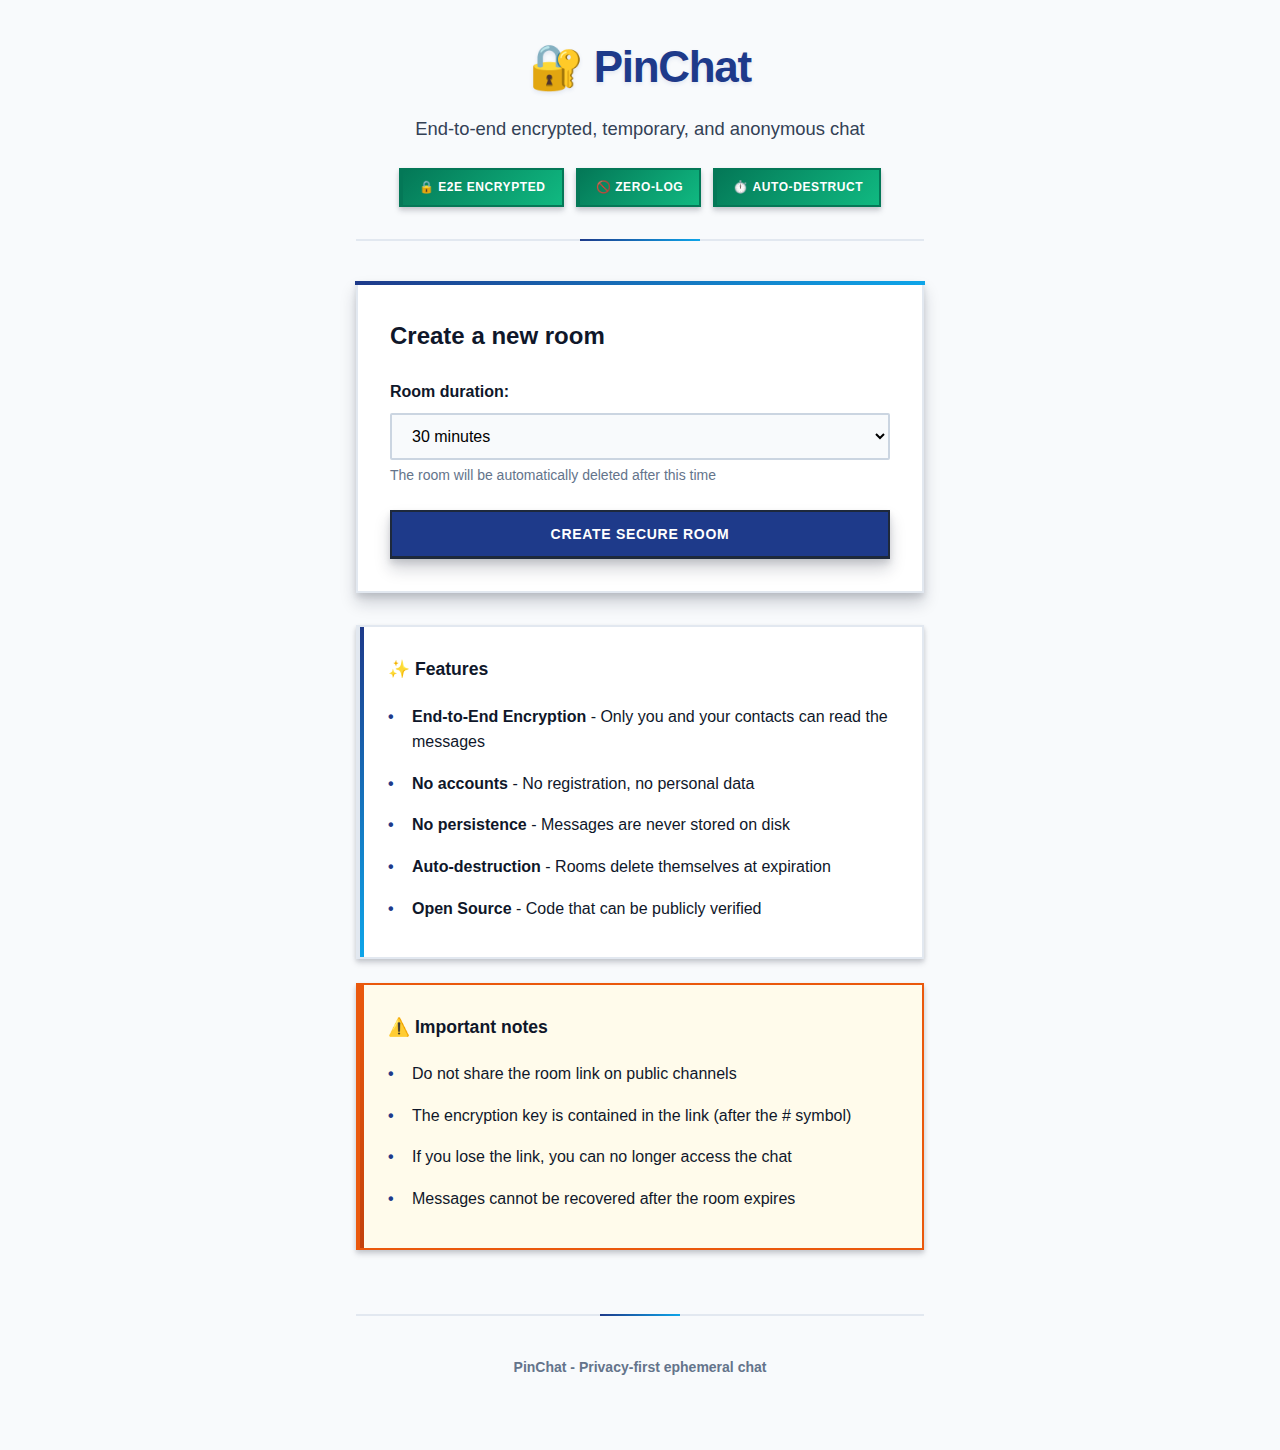
<file: static/index.html>
<!DOCTYPE html>
<html lang="en">
<head>
    <meta charset="UTF-8">
    <meta name="viewport" content="width=device-width, initial-scale=1.0">
    <title>PinChat - E2E Encrypted Chat</title>
    <link rel="stylesheet" href="/static/css/style.css" integrity="sha256-TvXaMhVKVOa25cI4EZdHUYMnkuoxMx4h7NsDbfPcTSI=" crossorigin="anonymous">
    <script src="/static/js/pow.js" integrity="sha256-4jyDkg400LlXkyi0zC+QbIJhh6pEYjneo43JWuFVRZc=" crossorigin="anonymous"></script>
    <script src="/static/js/homepage.js" integrity="sha256-OhSdhCXx2wCUd1VRSh6zHCPwn5sVeF/jZBhflJzL44M=" crossorigin="anonymous"></script>
    <script src="/static/js/alpine-csp.min.js" integrity="sha256-58hj2liWaS9dR44Q2uCJ5hZP7RxcG2offLv3qbCT8FU=" crossorigin="anonymous" defer></script>
</head>
<body>
    <div class="container" x-data>
        <header>
            <h1>🔐 PinChat</h1>
            <p class="subtitle">End-to-end encrypted, temporary, and anonymous chat</p>
            <!-- Security Badges -->
            <div class="security-badges">
                <span class="security-badge">🔒 E2E Encrypted</span>
                <span class="security-badge">🚫 Zero-Log</span>
                <span class="security-badge">⏱️ Auto-Destruct</span>
            </div>
        </header>

        <main>
            <div class="card">
                <h2>Create a new room</h2>

                <form @submit.prevent="$store.homepage.createRoom()">
                    <!-- Chat type (hidden - group chats temporarily disabled) -->
                    <input type="hidden" name="roomType" value="onetoone" x-model="$store.homepage.roomType">

                    <!-- TTL -->
                    <div class="form-group">
                        <label for="ttl">Room duration:</label>
                        <select id="ttl" x-model.number="$store.homepage.ttlMinutes" class="select">
                            <option value="15">15 minutes</option>
                            <option value="30" selected>30 minutes</option>
                            <option value="60">1 hour</option>
                            <option value="180">3 hours</option>
                            <option value="360">6 hours</option>
                            <option value="1440">24 hours</option>
                        </select>
                        <small>The room will be automatically deleted after this time</small>
                    </div>

                    <!-- Create button -->
                    <button type="submit" class="btn btn-primary" :disabled="$store.homepage.loading">
                        <span x-show="!$store.homepage.loading">Create Secure Room</span>
                        <span x-show="$store.homepage.loading" x-text="$store.homepage.loadingMessage">Creating...</span>
                    </button>

                    <!-- PoW progress -->
                    <div x-show="$store.homepage.powProgress" class="info-message" x-text="$store.homepage.powProgress"></div>

                    <!-- Error -->
                    <div x-show="$store.homepage.error" class="error-message" x-text="$store.homepage.error"></div>
                </form>
            </div>

            <!-- Information -->
            <div class="info-box">
                <h3>✨ Features</h3>
                <ul>
                    <li><strong>End-to-End Encryption</strong> - Only you and your contacts can read the messages</li>
                    <li><strong>No accounts</strong> - No registration, no personal data</li>
                    <li><strong>No persistence</strong> - Messages are never stored on disk</li>
                    <li><strong>Auto-destruction</strong> - Rooms delete themselves at expiration</li>
                    <li><strong>Open Source</strong> - Code that can be publicly verified</li>
                </ul>
            </div>

            <div class="info-box warning">
                <h3>⚠️ Important notes</h3>
                <ul>
                    <li>Do not share the room link on public channels</li>
                    <li>The encryption key is contained in the link (after the # symbol)</li>
                    <li>If you lose the link, you can no longer access the chat</li>
                    <li>Messages cannot be recovered after the room expires</li>
                </ul>
            </div>
        </main>

        <footer>
            <p>PinChat - Privacy-first ephemeral chat</p>
        </footer>
    </div>
</body>
</html>
</file>
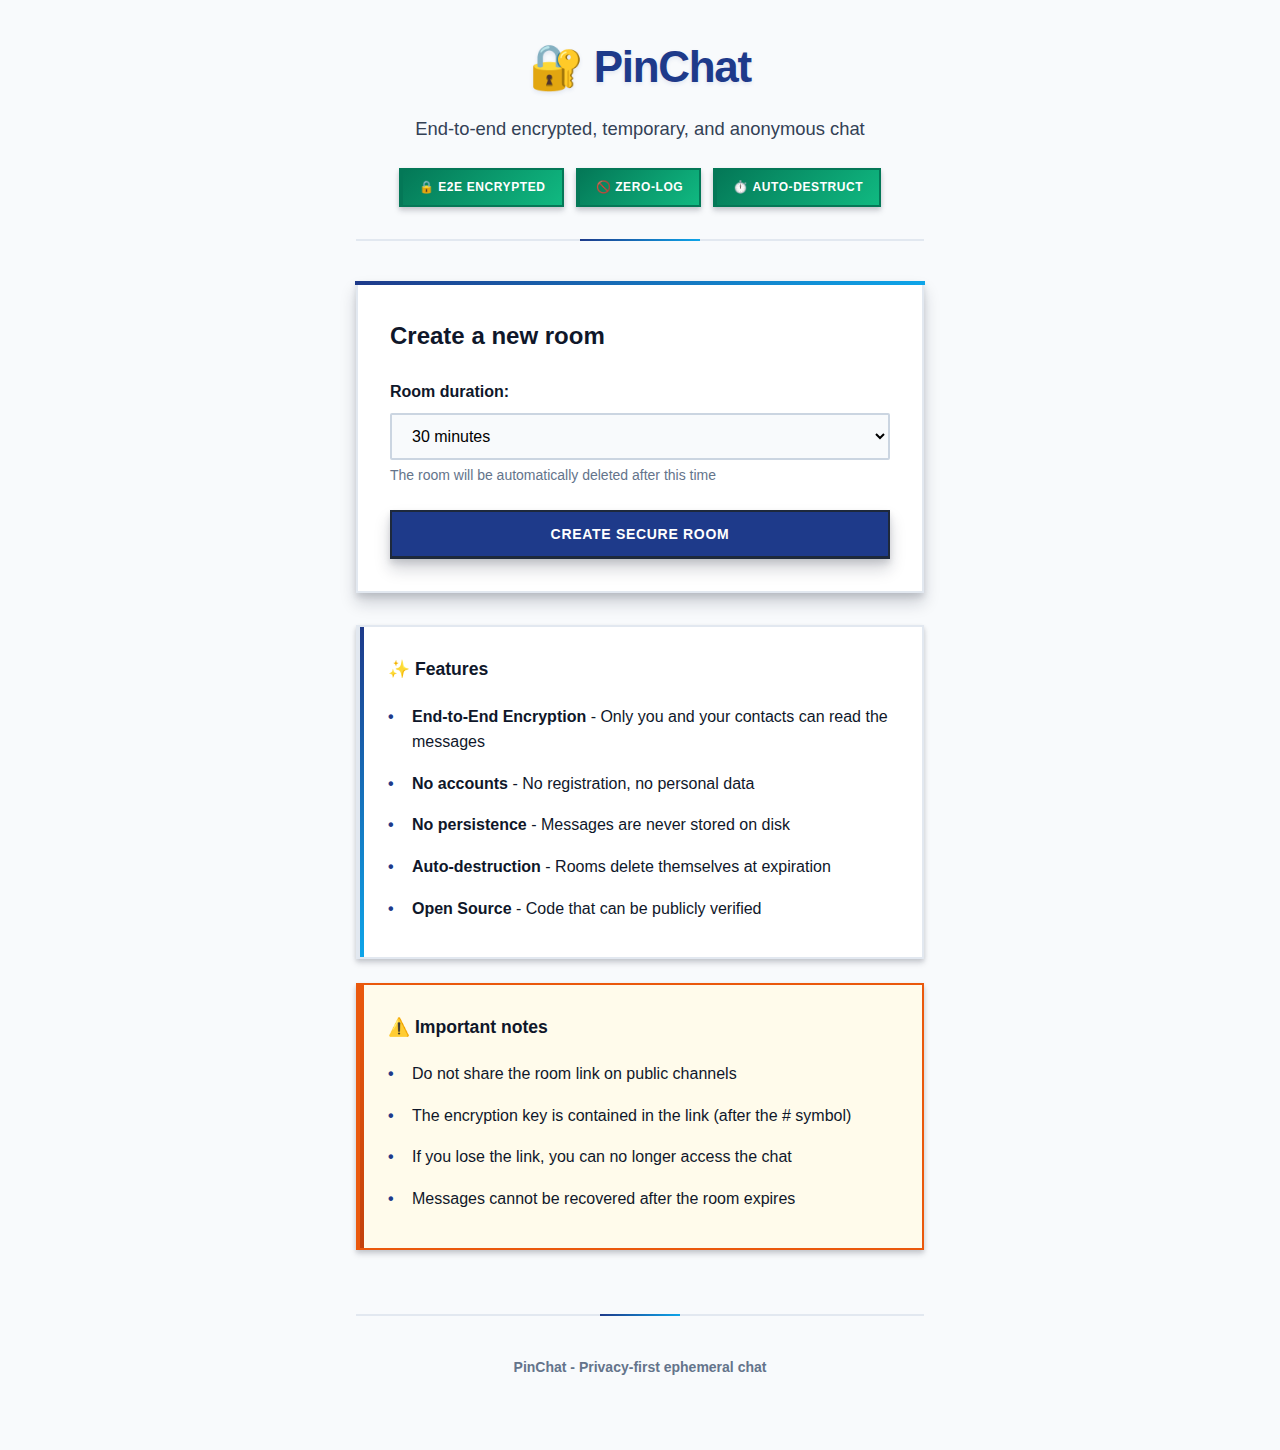
<file: static/chat.html>
<!DOCTYPE html>
<html lang="en">
<head>
    <meta charset="UTF-8">
    <meta name="viewport" content="width=device-width, initial-scale=1.0">
    <title>PinChat - Secure Chat</title>
    <link rel="stylesheet" href="/static/css/style.css" integrity="sha256-ucuSaFLse0O+JfN72GSMQx7oBazKO8vy6+L+uY0c1DQ=" crossorigin="anonymous" >
    <script src="/static/js/pow.js" integrity="sha256-4jyDkg400LlXkyi0zC+QbIJhh6pEYjneo43JWuFVRZc=" crossorigin="anonymous" ></script>
    <script src="/static/js/nicknames.js" integrity="sha256-FFlmH12HLY/cK10Uu5ALIabktzw+KiCJdF2p60qlSuc=" crossorigin="anonymous" ></script>
</head>
<body class="chat-page">
    <div class="chat-container" x-data="$store.chatRoom">
        <!-- Header -->
        <header class="chat-header">
            <div class="room-info">
                <h1>🔐 Secure Chat</h1>
                <div class="room-details">
                    <!-- Show loading state until server sends room config -->
                    <span class="badge" x-text="roomType ? (roomType === 'onetoone' ? '1:1' : 'Group') : '🔄 Loading...'"></span>
                    <span class="participants">👥 <span x-text="participantCount"></span>/<span x-text="maxParticipants !== null ? maxParticipants : '-'"></span></span>
                    <span class="ttl-countdown" x-show="timeRemaining" x-text="formatTime(timeRemaining)"></span>

                    <!-- User's nickname -->
                    <span x-show="myNickname" class="badge badge-info" :title="'Your session identifier: ' + userId">
                        👤 <span x-text="myNickname"></span>
                    </span>

                    <!-- PFS & PCS Status Badges -->
                    <span x-show="pfsActive" class="badge badge-success" title="Perfect Forward Secrecy active - Past messages protected">
                        🔐 PFS
                    </span>
                    <span x-show="pfsActive" class="badge badge-success" title="Post-Compromise Security active - Future messages protected via Double Ratchet">
                        🔄 PCS
                    </span>
                    <!-- Verified Key Badge (subtle indicator when verified) -->
                    <span x-show="sasVerificationStatus === 'verified'" class="badge badge-verified" title="Key verified - Identity confirmed via SAS code">
                        ✓ Verified
                    </span>
                    <span x-show="roomType === 'onetoone' && participantCount < 2 && connected" class="badge badge-info" title="Waiting for other participant">
                        ⏱️ Waiting
                    </span>
                    <span x-show="(roomType !== 'onetoone' && connected) || ecdhHandshakeStatus === 'aborted'" class="badge badge-warning" title="Encrypted, but no Forward Secrecy">
                        🔐 Encrypted
                    </span>
                </div>
            </div>

            <div class="header-actions">
                <button @click="copyLink" class="btn btn-small" title="Copy link">
                    📋 <span x-text="copied ? 'Copied!' : 'Copy link'"></span>
                </button>
            </div>
        </header>

        <!-- Status -->
        <div x-show="!connected" class="status-banner warning">
            <span x-show="connecting" x-text="connectingMessage || 'Connecting...'"></span>
            <span x-show="!connecting && !connected">⚠️ Disconnected - <button @click="reconnect" class="link-button">Reconnect</button></span>
        </div>

        <div x-show="error" class="status-banner error">
            <span x-text="error"></span>
        </div>

        <!-- Messages Area -->
        <div class="messages-container">
            <div class="messages">
                <!-- Welcome message -->
                <div class="system-message" x-show="messages.length === 0 && connected">
                    <p>✅ Connected to the secure chat</p>
                    <p>Messages are end-to-end encrypted. No one else, not even the server, can read them.</p>
                    <p><strong>Share the link</strong> to invite more participants.</p>
                </div>

                <!-- Messages -->
                <template x-for="msg in messages" :key="msg.id">
                    <div>
                        <!-- User text message -->
                        <div x-show="msg.type === 'message'" class="message" :class="msg.isOwn ? 'message-own' : 'message-other'">
                            <div class="message-bubble">
                                <!-- Show nickname for all messages -->
                                <div x-show="msg.nickname" class="message-sender" :title="msg.senderId">
                                    <strong x-text="msg.nickname"></strong>
                                </div>
                                <p><span x-html="renderMessage(msg.text)"></span><span class="message-time" x-text="formatTimestamp(msg.timestamp)"></span></p>
                            </div>
                        </div>

                        <!-- User image message -->
                        <div x-show="msg.type === 'image'" class="message" :class="msg.isOwn ? 'message-own' : 'message-other'">
                            <div class="message-bubble message-bubble-image">
                                <!-- Show nickname for all messages -->
                                <div x-show="msg.nickname" class="message-sender" :title="msg.senderId">
                                    <strong x-text="msg.nickname"></strong>
                                </div>
                                <div class="message-image-container">
                                    <img :src="msg.imageUrl" class="message-image" alt="Shared image" @click="openImageFullscreen(msg.imageUrl)">
                                </div>
                                <p class="message-time-standalone" x-text="formatTimestamp(msg.timestamp)"></p>
                            </div>
                        </div>

                        <!-- System notification -->
                        <div x-show="msg.type === 'system'" class="system-message">
                            <span x-text="msg.text"></span>
                        </div>
                    </div>
                </template>

                <!-- Failed decryption indicator -->
                <div x-show="decryptionError" class="system-message error">
                    ⚠️ Unable to decrypt some messages. Make sure you have the correct link with the encryption key.
                </div>
            </div>
        </div>

        <!-- Input Area -->
        <div class="input-area">
            <!-- MITM Warning Banner (Keys don't match) -->
            <div x-show="sasVerificationStatus === 'mismatch'" class="mitm-warning-banner">
                <div class="mitm-warning-content">
                    <span class="mitm-warning-icon">⚠️</span>
                    <div class="mitm-warning-text">
                        <strong>WARNING: Possible MITM attack!</strong>
                        <p>Keys do not match. It is strongly recommended to start a new chat.</p>
                    </div>
                </div>
                <a href="/static/index.html" class="btn btn-danger btn-new-chat">New Chat</a>
            </div>

            <!-- Unverified Key Warning Banner -->
            <div x-show="sasVerificationStatus === 'skipped'" class="unverified-warning-banner">
                <div class="unverified-warning-content">
                    <span class="unverified-warning-icon">🔓</span>
                    <div class="unverified-warning-text">
                        <strong>Key not verified</strong>
                        <p>Connection security has not been confirmed.</p>
                    </div>
                </div>
                <button @click="reopenSasVerification()" class="btn btn-verify-now">Verify now</button>
            </div>

            <!-- PFS Handshake Status Banner (1:1 chats only) -->
            <div x-show="connected && roomType === 'onetoone' && participantCount === 2 && !pfsActive" class="security-status-banner">
                🔐 Establishing secure end-to-end encryption... Please wait.
            </div>

            <!-- Group Chat Security Warning (3+ participants OR non-1:1 room types) -->
            <div x-show="connected && roomType !== 'onetoone'" class="group-chat-warning">
                ℹ️ <strong>Group chats</strong> currently use bootstrap encryption. Perfect Forward Secrecy for group chats is planned for future implementation.
            </div>

            <!-- Image Preview (shown when image is selected or being sent) -->
            <div x-show="pendingImage || sendingImage" class="image-preview-container">
                <div class="image-preview-wrapper" x-show="pendingImage">
                    <img :src="pendingImage ? pendingImage.dataUrl : ''" class="image-preview" alt="Preview">
                    <button @click="cancelImage()" class="image-preview-cancel" title="Cancel" x-show="!sendingImage">×</button>
                </div>
                <div class="image-preview-info" x-show="pendingImage">
                    <span x-text="pendingImage ? pendingImage.name : ''"></span>
                    <span x-text="pendingImage ? formatFileSize(pendingImage.size) : ''"></span>
                </div>
                <button
                    @click="sendImage()"
                    class="btn btn-primary btn-send-image"
                    :disabled="!connected || (roomType === 'onetoone' && participantCount === 2 && !pfsActive) || sendingImage">
                    <span x-show="!sendingImage">Send Image</span>
                    <span x-show="sendingImage">Sending...</span>
                </button>
            </div>

            <form @submit.prevent="sendMessage" class="message-form" x-show="!pendingImage && !sendingImage">
                <!-- Hidden file input for images -->
                <input
                    type="file"
                    x-ref="imageInput"
                    @change="handleImageSelect($event)"
                    accept="image/jpeg,image/png,image/gif,image/webp"
                    class="hidden"
                >
                <!-- Image upload button -->
                <button
                    type="button"
                    @click="$refs.imageInput.click()"
                    class="btn btn-image"
                    :disabled="!connected || (roomType === 'onetoone' && participantCount === 2 && !pfsActive)"
                    title="Send image">
                    📷
                </button>
                <!-- Emoji picker button and container -->
                <div class="emoji-picker-container">
                    <button
                        type="button"
                        @click="toggleEmojiPicker()"
                        class="btn btn-emoji"
                        :class="{ 'active': emojiPickerOpen }"
                        :disabled="!connected || (roomType === 'onetoone' && participantCount === 2 && !pfsActive)"
                        title="Emoji">
                        😊
                    </button>
                    <!-- Emoji Picker Panel -->
                    <div x-show="emojiPickerOpen" class="emoji-picker" @click.outside="closeEmojiPicker()">
                        <!-- Category tabs -->
                        <div class="emoji-picker-header">
                            <template x-for="(cat, catIndex) in emojiCategories" :key="'cat-' + catIndex">
                                <button
                                    type="button"
                                    class="emoji-category-btn"
                                    :class="{ 'active': selectedEmojiCategory === cat }"
                                    @click="selectEmojiCategory(cat)"
                                    x-text="cat.substring(0, 4)">
                                </button>
                            </template>
                        </div>
                        <!-- Emoji grid -->
                        <div class="emoji-grid">
                            <template x-for="(emoji, index) in currentEmojis" :key="'emoji-' + index">
                                <button
                                    type="button"
                                    class="emoji-item"
                                    @click="insertEmoji(emoji)"
                                    x-text="emoji">
                                </button>
                            </template>
                        </div>
                        <!-- Footer hint -->
                        <div class="emoji-picker-footer">
                            Tip: Type :) :D :P for auto-emoji | Use `code` or ```code``` for code blocks
                        </div>
                    </div>
                </div>
                <input
                    type="text"
                    x-model="messageInput"
                    x-ref="messageInputField"
                    :placeholder="(roomType === 'onetoone' && participantCount === 2 && !pfsActive) ? '🔐 Establishing secure connection...' : 'Write an encrypted message...'"
                    class="message-input"
                    :disabled="!connected || (roomType === 'onetoone' && participantCount === 2 && !pfsActive)"
                    maxlength="1000"
                >
                <button
                    type="submit"
                    class="btn btn-primary btn-send"
                    :disabled="!connected || (roomType === 'onetoone' && participantCount === 2 && !pfsActive) || !messageInput.trim()"
                    :title="(roomType === 'onetoone' && participantCount === 2 && !pfsActive) ? 'Waiting for secure connection...' : 'Send message'">
                    <span x-show="!(roomType === 'onetoone' && participantCount === 2 && !pfsActive)">↑</span>
                    <span x-show="roomType === 'onetoone' && participantCount === 2 && !pfsActive">⏳</span>
                </button>
            </form>
        </div>

        <!-- SAS Verification Modal (MITM detection) -->
        <div x-show="sas && pfsActive" class="sas-modal">
            <div class="sas-modal-content">
                <h3>🔐 Security Verification</h3>
                <p>To ensure no man-in-the-middle attack, verify this code matches with your contact:</p>

                <!-- Emoji SAS (Primary) -->
                <div class="sas-code-emoji" x-html="formatEmojiGrid(sas ? (sas.emoji || '') : '')"></div>

                <!-- Copy Emoji Button -->
                <button @click="copySasEmoji()" class="btn btn-copy btn-centered">
                    <span x-text="sasCopied ? '✓ Copied!' : '📋 Copy Emoji'"></span>
                </button>

                <!-- Hex Fallback (for phone verification) -->
                <details class="sas-details">
                    <summary>For phone verification</summary>
                    <div class="sas-code-hex" x-text="sas ? (sas.hex || '') : ''"></div>
                </details>

                <p class="sas-hint">This code should be identical on both sides.</p>

                <div class="sas-actions">
                    <button @click="handleSasVerified()" class="btn btn-primary btn-verified">
                        ✓ Verified
                    </button>
                    <button @click="handleSasMismatch()" class="btn btn-danger">
                        ✗ Code doesn't match
                    </button>
                </div>

                <button @click="handleSasSkipped()" class="btn btn-skip">
                    I don't want to verify
                </button>
            </div>
        </div>

        <!-- Fullscreen Image Viewer Modal -->
        <div x-show="fullscreenImage" class="fullscreen-image-modal" @click="fullscreenImage = null">
            <button class="fullscreen-close" @click="fullscreenImage = null">×</button>
            <img :src="fullscreenImage" class="fullscreen-image" alt="Full size image" @click.stop>
        </div>
    </div>

    <!-- Include JS modules -->
    <script src="/static/js/debug.js" integrity="sha256-nY3zkFVKF7x6KVbWq1mwcHq4Y/g8O10iOmLAFfiDsJ8=" crossorigin="anonymous" ></script>
    <script src="/static/js/crypto.js" integrity="sha256-2m+pduz9h9nAppVJc28tKU1jkH+SG4/kdXruQhtMwNg=" crossorigin="anonymous" ></script>
    <script src="/static/js/identity.js" integrity="sha256-VeiPWNZTvV4zKphiwPBCoP92H/6lV+Db0swimDx8avA=" crossorigin="anonymous" ></script>
    <script src="/static/js/double-ratchet.js" integrity="sha256-xLGNVqbzN9rve4VzpUqXS/uBz5kKLPOJ46twrNxW77w=" crossorigin="anonymous" ></script>
    <script src="/static/js/ecdh.js" integrity="sha256-DYUnG34fzBSuzVzYO4T94xZWQsAePScZAR6VxNdZyQA=" crossorigin="anonymous" ></script>
    <script src="/static/js/websocket.js" integrity="sha256-xMoEoc+nfQz3hMPqIyrciRR61WHdGxwiCX9rSI2ZkYM=" crossorigin="anonymous" ></script>
    <script src="/static/js/emoji.js" integrity="sha256-50Jl89UVAxsebd+pNB1khjany8UVe0zq3ZoOZcGi6CY=" crossorigin="anonymous" ></script>
    <script src="/static/js/app.js" integrity="sha256-sIz6IDGSYLXoyTVy6vSNB8ahokgj5QTblCX/jqxtdv8=" crossorigin="anonymous" ></script>
    <script src="/static/js/alpine-csp.min.js" integrity="sha256-58hj2liWaS9dR44Q2uCJ5hZP7RxcG2offLv3qbCT8FU=" crossorigin="anonymous" defer></script>
</body>
</html>
</file>
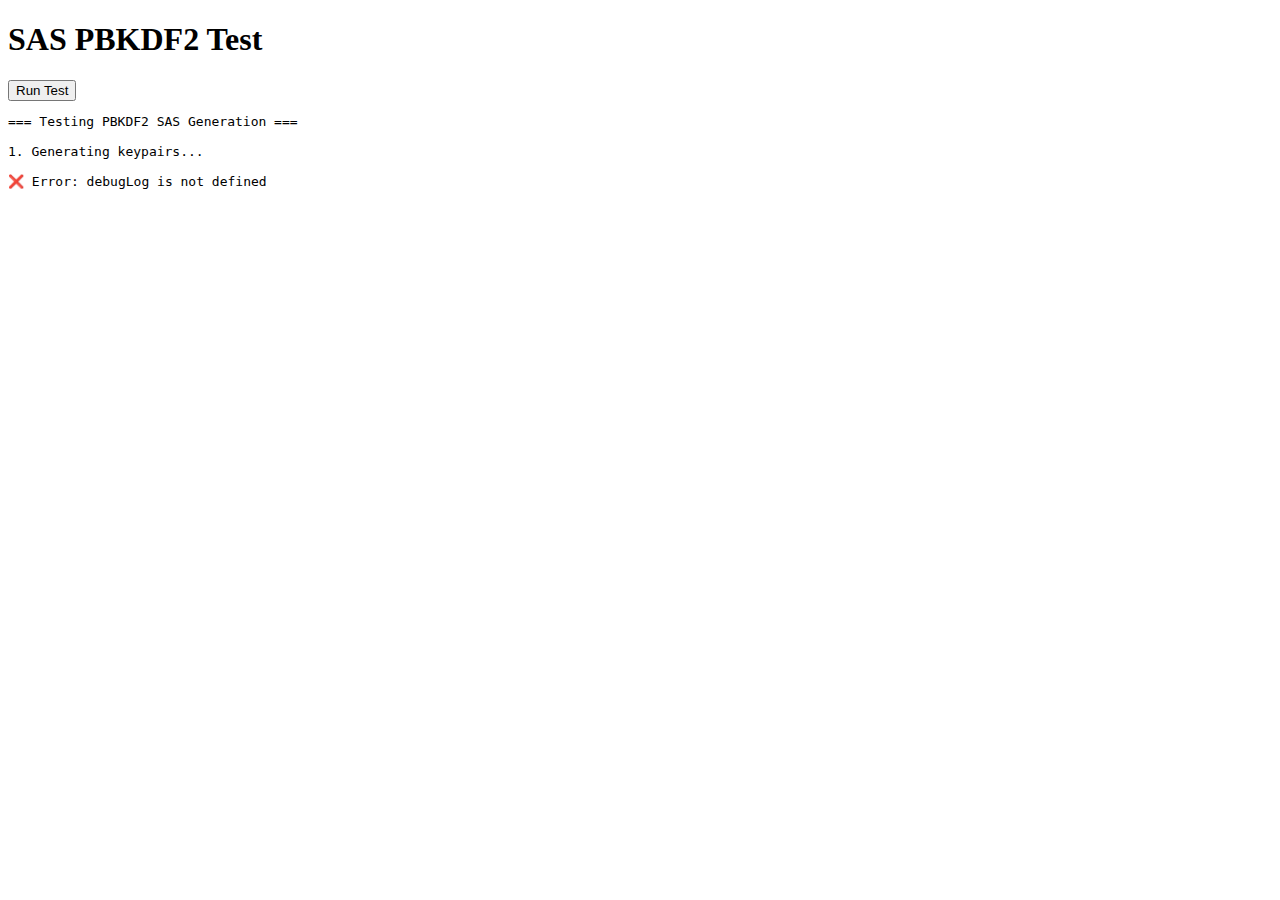
<file: static/test_sas.html>
<!DOCTYPE html>
<html lang="en">
<head>
    <meta charset="UTF-8">
    <meta name="viewport" content="width=device-width, initial-scale=1.0">
    <title>SAS PBKDF2 Test</title>
</head>
<body>
    <h1>SAS PBKDF2 Test</h1>
    <button id="testBtn">Run Test</button>
    <pre id="output"></pre>

    <script src="/static/js/crypto.js"></script>
    <script src="/static/js/ecdh.js"></script>
    <script>
        const output = document.getElementById('output');

        async function log(msg) {
            output.textContent += msg + '\n';
            console.log(msg);
        }

        async function runTest() {
            output.textContent = '';
            await log('=== Testing PBKDF2 SAS Generation ===\n');

            try {
                // Generate bootstrap key
                const bootstrapKeyRaw = crypto.getRandomValues(new Uint8Array(32));
                const bootstrapKey = await crypto.subtle.importKey(
                    'raw',
                    bootstrapKeyRaw,
                    'AES-GCM',
                    false,
                    ['encrypt', 'decrypt']
                );

                // Create two ECDH managers (Alice and Bob)
                const alice = new ECDHKeyExchange(bootstrapKey);
                const bob = new ECDHKeyExchange(bootstrapKey);

                await log('1. Generating keypairs...');
                await alice.generateKeypair();
                await bob.generateKeypair();

                const roomId = 'test-room-123';
                const aliceId = 'alice-connection-id';
                const bobId = 'bob-connection-id';

                await log('2. Encrypting public keys with AAD binding...');
                const alicePayload = await alice.encryptPublicKey(roomId, aliceId);
                const bobPayload = await bob.encryptPublicKey(roomId, bobId);

                await log('3. Exchanging and decrypting public keys...');
                await alice.decryptPublicKey(
                    bobPayload.encryptedKey,
                    roomId,
                    bobId,
                    bobPayload.timestamp,
                    bobPayload.nonce
                );

                await bob.decryptPublicKey(
                    alicePayload.encryptedKey,
                    roomId,
                    aliceId,
                    alicePayload.timestamp,
                    alicePayload.nonce
                );

                await log('4. Generating SAS (this will take ~1 second due to PBKDF2 100K iterations)...');
                const startTime = performance.now();

                const aliceSAS = await alice.generateSAS(roomId);
                const aliceTime = performance.now() - startTime;

                const bobStartTime = performance.now();
                const bobSAS = await bob.generateSAS(roomId);
                const bobTime = performance.now() - bobStartTime;

                await log(`\n5. Results:`);
                await log(`   Alice SAS: ${aliceSAS.emoji}`);
                await log(`   Alice Hex: ${aliceSAS.hex}`);
                await log(`   Alice Time: ${aliceTime.toFixed(0)}ms`);
                await log(`   Alice Bits: ${aliceSAS.bits}`);
                await log(`   Alice Iterations: ${aliceSAS.iterations}`);

                await log(`\n   Bob SAS:   ${bobSAS.emoji}`);
                await log(`   Bob Hex:   ${bobSAS.hex}`);
                await log(`   Bob Time: ${bobTime.toFixed(0)}ms`);
                await log(`   Bob Bits: ${bobSAS.bits}`);
                await log(`   Bob Iterations: ${bobSAS.iterations}`);

                await log(`\n6. Verification:`);
                const match = aliceSAS.emoji === bobSAS.emoji && aliceSAS.hex === bobSAS.hex;
                await log(`   SAS Match: ${match ? '✅ PASS' : '❌ FAIL'}`);

                if (match) {
                    await log(`   Emoji Count: ${aliceSAS.emoji.length} (expected: 8)`);
                    await log(`   Average Latency: ${((aliceTime + bobTime) / 2).toFixed(0)}ms`);
                    await log('\n✅ Test PASSED: Both parties computed identical SAS');
                } else {
                    await log('\n❌ Test FAILED: SAS mismatch detected');
                }

            } catch (error) {
                await log(`\n❌ Error: ${error.message}`);
                console.error(error);
            }
        }

        document.getElementById('testBtn').addEventListener('click', runTest);

        // Auto-run on load
        window.addEventListener('load', () => {
            setTimeout(runTest, 500);
        });
    </script>
</body>
</html>
</file>
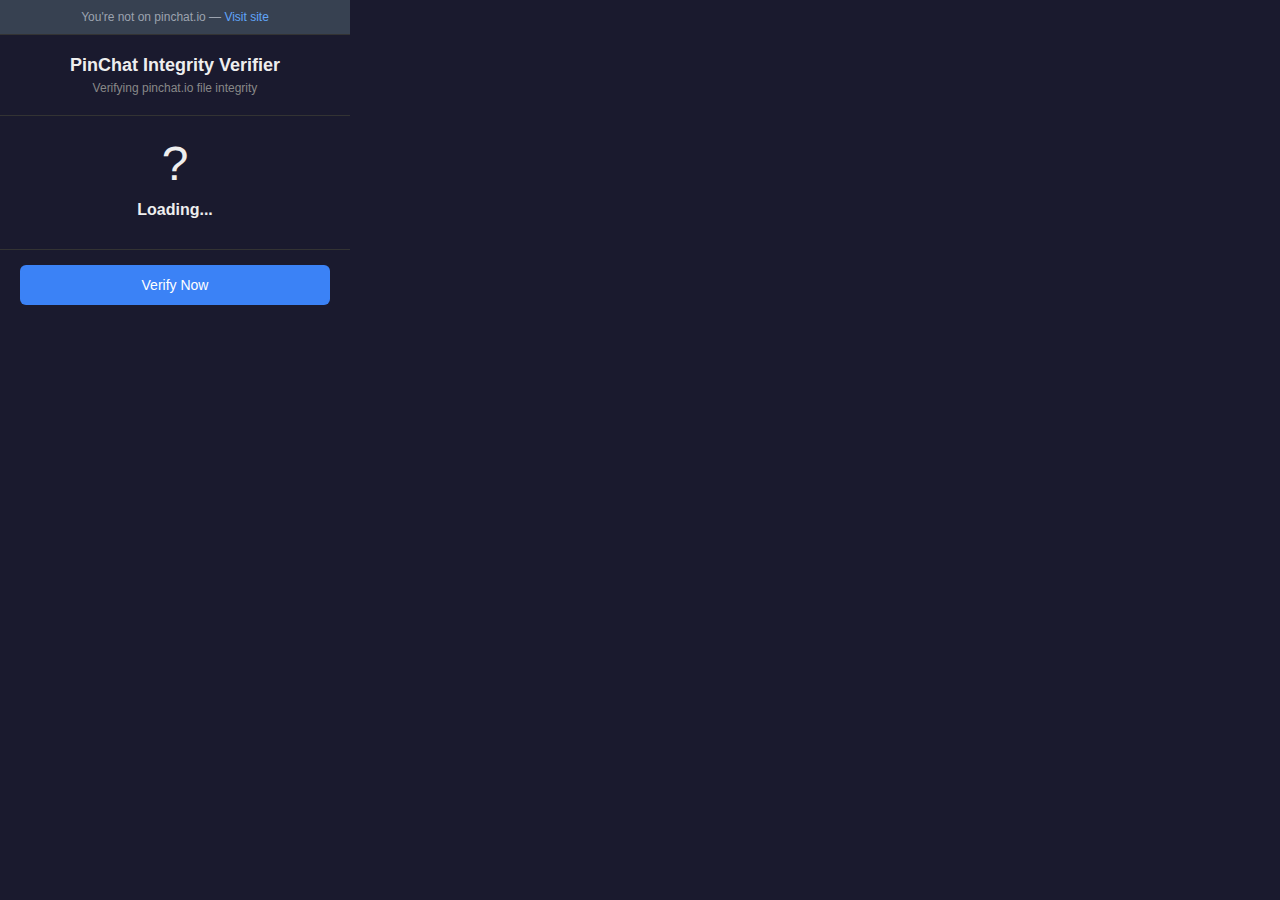
<file: extensions/chrome/popup.html>
<!DOCTYPE html>
<html>
<head>
    <meta charset="UTF-8">
    <style>
        * {
            margin: 0;
            padding: 0;
            box-sizing: border-box;
        }

        body {
            width: 350px;
            font-family: -apple-system, BlinkMacSystemFont, 'Segoe UI', Roboto, sans-serif;
            background: #1a1a2e;
            color: #eee;
        }

        .header {
            padding: 20px;
            text-align: center;
            border-bottom: 1px solid #333;
        }

        .header h1 {
            font-size: 18px;
            font-weight: 600;
            margin-bottom: 5px;
        }

        .header p {
            font-size: 12px;
            color: #888;
        }

        .status-card {
            padding: 20px;
            text-align: center;
        }

        .status-icon {
            font-size: 48px;
            margin-bottom: 10px;
        }

        .status-text {
            font-size: 16px;
            font-weight: 600;
            margin-bottom: 5px;
        }

        .status-verified { color: #22c55e; }
        .status-partial { color: #3b82f6; }
        .status-failed { color: #ef4444; }
        .status-error { color: #f59e0b; }
        .status-checking { color: #3b82f6; }
        .status-unknown { color: #6b7280; }

        .last-check {
            font-size: 11px;
            color: #666;
            margin-top: 10px;
        }

        .details {
            padding: 15px 20px;
            background: #0f0f1a;
            border-top: 1px solid #333;
        }

        .details h3 {
            font-size: 12px;
            color: #888;
            margin-bottom: 10px;
            text-transform: uppercase;
            letter-spacing: 0.5px;
        }

        .detail-row {
            display: flex;
            justify-content: space-between;
            padding: 8px 0;
            border-bottom: 1px solid #222;
            font-size: 13px;
        }

        .detail-row:last-child {
            border-bottom: none;
        }

        .detail-label {
            color: #888;
        }

        .detail-value {
            font-weight: 500;
        }

        .mismatches {
            padding: 15px 20px;
            background: rgba(239, 68, 68, 0.1);
            border-top: 1px solid #333;
        }

        .mismatches h3 {
            font-size: 12px;
            color: #ef4444;
            margin-bottom: 10px;
            text-transform: uppercase;
        }

        .mismatch-item {
            font-size: 11px;
            font-family: monospace;
            padding: 5px;
            background: rgba(0,0,0,0.3);
            border-radius: 4px;
            margin-bottom: 5px;
            word-break: break-all;
        }

        .file-list {
            padding: 15px 20px;
            background: #0f0f1a;
            border-top: 1px solid #333;
            max-height: 200px;
            overflow-y: auto;
        }

        .file-list h3 {
            font-size: 12px;
            color: #888;
            margin-bottom: 10px;
            text-transform: uppercase;
            letter-spacing: 0.5px;
        }

        .file-item {
            display: flex;
            align-items: center;
            gap: 8px;
            padding: 6px 0;
            border-bottom: 1px solid #222;
            font-size: 12px;
        }

        .file-item:last-child {
            border-bottom: none;
        }

        .file-status {
            font-size: 14px;
            width: 18px;
            text-align: center;
        }

        .file-status.ok { color: #22c55e; }
        .file-status.failed { color: #ef4444; }
        .file-status.error { color: #f59e0b; }
        .file-status.dom-issue { color: #f59e0b; }
        .file-status.unknown { color: #6b7280; }

        .file-path {
            font-family: monospace;
            color: #ccc;
            word-break: break-all;
            flex: 1;
        }

        .actions {
            padding: 15px 20px;
            border-top: 1px solid #333;
        }

        button {
            width: 100%;
            padding: 12px;
            background: #3b82f6;
            color: white;
            border: none;
            border-radius: 6px;
            font-size: 14px;
            font-weight: 500;
            cursor: pointer;
            transition: background 0.2s;
        }

        button:hover {
            background: #2563eb;
        }

        button:disabled {
            background: #444;
            cursor: not-allowed;
        }

        .spinner {
            display: inline-block;
            width: 48px;
            height: 48px;
            border: 3px solid #333;
            border-top-color: #3b82f6;
            border-radius: 50%;
            animation: spin 1s linear infinite;
        }

        @keyframes spin {
            to { transform: rotate(360deg); }
        }

        .not-on-site-banner {
            background: #374151;
            padding: 10px 15px;
            text-align: center;
            font-size: 12px;
            color: #9ca3af;
            border-bottom: 1px solid #333;
        }

        .not-on-site-banner a {
            color: #60a5fa;
            text-decoration: none;
        }

        .not-on-site-banner a:hover {
            text-decoration: underline;
        }
    </style>
</head>
<body>
    <div id="not-on-site-banner" class="not-on-site-banner" style="display: none;">
        You're not on pinchat.io — <a href="https://pinchat.io" target="_blank">Visit site</a>
    </div>
    <div class="header">
        <h1>PinChat Integrity Verifier</h1>
        <p>Verifying pinchat.io file integrity</p>
    </div>

    <div class="status-card">
        <div id="status-icon" class="status-icon">?</div>
        <div id="status-text" class="status-text">Loading...</div>
        <div id="last-check" class="last-check"></div>
    </div>

    <div id="verification-steps" class="details" style="display: none;">
        <h3>Verification Steps</h3>
        <div class="detail-row">
            <span class="detail-label">1. Signature Check</span>
            <span id="signature-status" class="detail-value">⏳ Pending</span>
        </div>
        <div class="detail-row" id="file-hash-row">
            <span class="detail-label">2. File Hash Check</span>
            <span id="file-status" class="detail-value">⏳ Pending</span>
        </div>
    </div>

    <div id="details" class="details" style="display: none;">
        <h3>File Verification Details</h3>
        <div class="detail-row">
            <span class="detail-label">Files Checked</span>
            <span id="files-checked" class="detail-value">0</span>
        </div>
        <div class="detail-row">
            <span class="detail-label">Files Matched</span>
            <span id="files-matched" class="detail-value">0</span>
        </div>
        <div class="detail-row" id="auth-row" style="display: none;">
            <span class="detail-label">Auth Required</span>
            <span id="files-auth" class="detail-value" style="color: #3b82f6;">0</span>
        </div>
        <div class="detail-row">
            <span class="detail-label">Files Failed</span>
            <span id="files-failed" class="detail-value">0</span>
        </div>
    </div>

    <div id="mismatches" class="mismatches" style="display: none;">
        <h3>Failed Files</h3>
        <div id="mismatch-list"></div>
    </div>

    <div id="file-list" class="file-list" style="display: none;">
        <h3>Verified Files</h3>
        <div id="file-items"></div>
    </div>

    <div class="actions">
        <button id="verify-btn">Verify Now</button>
    </div>

    <script src="popup.js"></script>
</body>
</html>
</file>
<file: static/css/style.css>
/* Reset e variabili - Enterprise Security Design */
:root {
    /* Primary colors - Corporate Trust & Security */
    --primary: #1e3a8a;          /* Deep navy blue - massima fiducia */
    --primary-dark: #1e293b;     /* Almost black navy */
    --primary-light: #3b82f6;    /* Bright blue for accents */
    --accent: #0ea5e9;           /* Sky blue - tecnologia avanzata */
    --accent-dark: #0369a1;      /* Darker sky blue */
    --accent-green: #10b981;     /* Emerald - sicurezza attiva */

    /* Semantic colors */
    --success: #047857;          /* Dark emerald - sicurezza confermata */
    --success-light: #10b981;    /* Lighter green for badges */
    --warning: #ea580c;          /* Dark orange - attenzione critica */
    --warning-dark: #c2410c;     /* Darker orange */
    --error: #dc2626;            /* Deep red - pericolo massimo */
    --error-dark: #991b1b;       /* Darker red */

    /* Backgrounds - Professional grays */
    --bg: #f8fafc;               /* Very light slate - ultra professionale */
    --bg-secondary: #e2e8f0;     /* Slightly darker slate */
    --bg-card: #ffffff;          /* Pure white for cards */
    --bg-dark: #0f172a;          /* Very dark slate - contrasto forte */
    --bg-dark-secondary: #1e293b;/* Dark slate */

    /* Text colors */
    --text: #0f172a;             /* Almost black - massima leggibilità */
    --text-medium: #334155;      /* Medium slate - strong presence */
    --text-light: #64748b;       /* Light slate */
    --text-lighter: #94a3b8;     /* Very light slate */

    /* Borders - Soft & Professional */
    --border: #e2e8f0;           /* Light slate border (softened) */
    --border-medium: #cbd5e1;    /* Medium slate border */
    --border-strong: #94a3b8;    /* Stronger border (kept for accents only) */

    /* Shadows - Layered depth for security feel */
    --shadow-sm: 0 1px 3px rgba(15, 23, 42, 0.12), 0 1px 2px rgba(15, 23, 42, 0.08);
    --shadow-md: 0 4px 6px rgba(15, 23, 42, 0.15), 0 2px 4px rgba(15, 23, 42, 0.10);
    --shadow-lg: 0 10px 15px rgba(15, 23, 42, 0.18), 0 4px 6px rgba(15, 23, 42, 0.12);
    --shadow-xl: 0 20px 25px rgba(15, 23, 42, 0.22), 0 10px 10px rgba(15, 23, 42, 0.15);
    --shadow-secure: 0 0 0 3px rgba(30, 58, 138, 0.1), 0 4px 6px rgba(15, 23, 42, 0.15);
}

* {
    margin: 0;
    padding: 0;
    box-sizing: border-box;
}

body {
    font-family: -apple-system, BlinkMacSystemFont, 'Segoe UI', Roboto, Oxygen, Ubuntu, Cantarell, sans-serif;
    background: var(--bg);
    color: var(--text);
    line-height: 1.6;
    font-weight: 450;  /* Slightly heavier for more presence */
}

/* Container Homepage */
.container {
    max-width: 600px;
    margin: 0 auto;
    padding: 2rem 1rem;
}

header {
    text-align: center;
    margin-bottom: 2.5rem;
    padding-bottom: 2rem;
    border-bottom: 2px solid var(--border);
    position: relative;
}

header::after {
    content: '';
    position: absolute;
    bottom: -2px;
    left: 50%;
    transform: translateX(-50%);
    width: 120px;
    height: 2px;
    background: linear-gradient(90deg, var(--primary) 0%, var(--accent) 100%);
}

header h1 {
    font-size: 2.75rem;
    margin-bottom: 0.75rem;
    color: var(--primary);
    font-weight: 900;  /* Maximum bold for authority */
    letter-spacing: -0.03em;  /* Tighter tracking for modern look */
    text-shadow: 0 2px 4px rgba(30, 58, 138, 0.1);
}

.subtitle {
    color: var(--text-medium);
    font-size: 1.15rem;
    font-weight: 500;
    margin-bottom: 1.25rem;
}

/* Security Badges - Trust Indicators */
.security-badges {
    display: flex;
    gap: 0.75rem;
    justify-content: center;
    flex-wrap: wrap;
    margin-top: 1.5rem;
}

.security-badge {
    display: inline-flex;
    align-items: center;
    padding: 0.5rem 1rem;
    background: linear-gradient(135deg, var(--success) 0%, var(--success-light) 100%);
    color: white;
    font-size: 0.75rem;
    font-weight: 700;
    text-transform: uppercase;
    letter-spacing: 0.05em;
    border-radius: 0;
    border: 2px solid var(--success);
    border-left-width: 4px;
    box-shadow: var(--shadow-md);
    transition: all 0.25s ease;
}

.security-badge:hover {
    box-shadow: var(--shadow-lg);
}

/* Card - Mixed corners (sharp top, slightly rounded bottom) */
.card {
    background: var(--bg-card);
    border-radius: 0;  /* Sharp corners */
    padding: 2rem;
    margin-bottom: 2rem;
    box-shadow: var(--shadow-lg);  /* Stronger shadow for depth */
    border: 2px solid var(--border);  /* Softer, lighter border */
    border-top: 4px solid var(--primary);  /* Accent top border for emphasis */
    transition: all 0.25s ease;
    position: relative;
}

.card::before {
    content: '';
    position: absolute;
    top: -4px;
    left: -3px;
    right: -3px;
    height: 4px;
    background: linear-gradient(90deg, var(--primary) 0%, var(--accent) 100%);
    border-radius: 0;
}

.card:hover {
    box-shadow: var(--shadow-secure);  /* Security-focused shadow */
    border-color: var(--primary);
}

.card h2 {
    margin-bottom: 1.5rem;
    font-size: 1.5rem;
    font-weight: 700;  /* Bold for strong headings */
    color: var(--text);
}

/* Form */
.form-group {
    margin-bottom: 1.5rem;
}

.form-group label {
    display: block;
    margin-bottom: 0.5rem;
    font-weight: 600;  /* Semibold for stronger labels */
    color: var(--text);
}

.form-group small {
    display: block;
    margin-top: 0.25rem;
    color: var(--text-light);
    font-size: 0.875rem;
}

.radio-group {
    display: flex;
    gap: 1rem;
    flex-wrap: wrap;
}

.radio-label {
    display: flex;
    align-items: center;
    padding: 0.75rem 1rem;
    border: 2px solid var(--border-medium);  /* Medium border (softened) */
    border-radius: 2px;  /* Slightly rounded (mixed approach) */
    cursor: pointer;
    transition: all 0.25s ease;
    background: var(--bg);
}

.radio-label:hover {
    border-color: var(--primary);
    background: var(--bg-card);
    box-shadow: var(--shadow-md);
}

.radio-label:has(input[type="radio"]:checked) {
    border-color: var(--primary);
    background: var(--bg-card);
    box-shadow: var(--shadow-secure);
}

.radio-label input[type="radio"] {
    margin-right: 0.5rem;
}

.radio-label input[type="radio"]:checked + span {
    color: var(--primary);
    font-weight: 600;
}

.input,
.select {
    width: 100%;
    padding: 0.75rem 1rem;
    border: 2px solid var(--border-medium);  /* Medium border (softened) */
    border-radius: 2px;  /* Slightly rounded */
    font-size: 1rem;
    font-weight: 500;  /* Medium weight for inputs */
    transition: all 0.25s ease;
    background: var(--bg);
}

.input:focus,
.select:focus {
    outline: none;
    border-color: var(--primary);
    background: var(--bg-card);
    box-shadow: var(--shadow-secure);  /* Security-focused ring */
}

/* Buttons - Enterprise Security Style */
.btn {
    padding: 0.875rem 1.75rem;
    border: none;
    border-radius: 0;  /* Sharp corners for authority */
    font-size: 1rem;
    font-weight: 700;  /* Bold for strong CTAs */
    cursor: pointer;
    transition: all 0.2s ease;
    display: inline-block;
    text-align: center;
    letter-spacing: 0.05em;  /* Wider tracking for emphasis */
    text-transform: uppercase;  /* Uppercase for authority */
    font-size: 0.875rem;  /* Slightly smaller when uppercase */
    position: relative;
    overflow: hidden;
}

.btn::after {
    content: '';
    position: absolute;
    top: 0;
    left: -100%;
    width: 100%;
    height: 100%;
    background: linear-gradient(90deg, transparent, rgba(255,255,255,0.2), transparent);
    transition: left 0.5s ease;
}

.btn:hover::after {
    left: 100%;
}

.btn-primary {
    background: var(--primary);
    color: white;
    width: 100%;
    box-shadow: var(--shadow-lg);
    border: 2px solid var(--primary-dark);  /* Defined edge (softened) */
    border-bottom-width: 3px;  /* Heavier bottom for 3D effect */
}

.btn-primary:hover:not(:disabled) {
    background: var(--primary-dark);
    box-shadow: var(--shadow-xl);
}

.btn-primary:active:not(:disabled) {
    box-shadow: var(--shadow-md);
}

.btn-primary:disabled {
    opacity: 0.5;
    cursor: not-allowed;
    box-shadow: none;
    border-bottom-width: 2px;
}

.btn-small {
    padding: 0.5rem 1rem;
    font-size: 0.75rem;  /* Adjusted for uppercase */
    box-shadow: var(--shadow-sm);
}

.btn-small:hover:not(:disabled) {
    box-shadow: var(--shadow-md);
}

.link-button {
    background: none;
    border: none;
    color: var(--primary);
    cursor: pointer;
    text-decoration: underline;
    font-size: inherit;
}

/* Info boxes - Squared with accent border */
.info-box {
    background: var(--bg-card);
    border-left: 4px solid var(--primary);  /* Accent border (softened) */
    padding: 1.75rem;
    margin-bottom: 1.5rem;
    border-radius: 0;  /* Sharp corners */
    border: 2px solid var(--border);  /* Soft border all around */
    border-left-width: 4px;
    box-shadow: var(--shadow-md);
    position: relative;
}

.info-box::before {
    content: '';
    position: absolute;
    left: 0;
    top: 0;
    bottom: 0;
    width: 4px;
    background: linear-gradient(180deg, var(--primary) 0%, var(--accent) 100%);
}

.info-box.warning {
    background: #fffbeb;
    border-left-color: var(--warning);
    border-color: var(--warning);
}

.info-box.warning::before {
    background: linear-gradient(180deg, var(--warning) 0%, var(--warning-dark) 100%);
}

.info-box h3 {
    margin-bottom: 0.75rem;
    font-size: 1.1rem;
    font-weight: 700;  /* Bold headings */
    color: var(--text);
}

.info-box ul {
    list-style: none;
    padding-left: 0;
}

.info-box li {
    padding: 0.5rem 0;
    padding-left: 1.5rem;
    position: relative;
}

.info-box li::before {
    content: "•";
    position: absolute;
    left: 0;
    color: var(--primary);
    font-weight: bold;
}

/* Error message */
.error-message {
    background: #fee2e2;
    color: var(--error);
    padding: 1rem;
    border-radius: 8px;
    margin-top: 1rem;
    border: 3px solid var(--error);  /* Thicker border for visibility */
    font-weight: 600;  /* Bold text */
    box-shadow: var(--shadow-sm);
}

/* Login error message (lighter style for form errors) */
.login-error-message {
    color: #e74c3c;
    background: rgba(231, 76, 60, 0.1);
    padding: 12px;
    border-radius: 8px;
    margin-bottom: 16px;
    text-align: center;
}

/* Button centering utility */
.btn-centered {
    margin: 10px auto;
    display: block;
}

.info-message {
    background: #dbeafe;
    color: var(--primary);
    padding: 1rem;
    border-radius: 8px;
    margin-top: 1rem;
    border: 2px solid var(--primary-light);
    font-weight: 500;
}

/* Footer - Professional & Trustworthy */
footer {
    text-align: center;
    color: var(--text-light);
    margin-top: 4rem;
    padding: 2.5rem 0;
    font-size: 0.875rem;
    border-top: 2px solid var(--border);
    position: relative;
    font-weight: 600;
}

footer::before {
    content: '';
    position: absolute;
    top: -2px;
    left: 50%;
    transform: translateX(-50%);
    width: 80px;
    height: 2px;
    background: linear-gradient(90deg, var(--primary) 0%, var(--accent) 100%);
}

/* ========== CHAT PAGE STYLES ========== */

.chat-page {
    margin: 0;
    padding: 0;
    height: 100vh;
    overflow: hidden;
}

.chat-container {
    display: flex;
    flex-direction: column;
    height: 100vh;
    max-width: 100%;
}

/* Chat Header */
.chat-header {
    background: var(--bg-card);
    border-bottom: 2px solid var(--border);  /* Soft border */
    padding: 1rem;
    display: flex;
    justify-content: space-between;
    align-items: center;
    flex-shrink: 0;
    box-shadow: var(--shadow-md);  /* Stronger shadow */
}

.room-info h1 {
    font-size: 1.25rem;
    margin-bottom: 0.25rem;
    font-weight: 800;  /* Extra bold */
    letter-spacing: -0.01em;
}

.room-details {
    display: flex;
    gap: 1rem;
    font-size: 0.875rem;
    color: var(--text-light);
}

.badge {
    background: var(--primary);
    color: white;
    padding: 0.4rem 0.85rem;  /* Slightly larger for presence */
    border-radius: 0;  /* Sharp corners for authority */
    font-size: 0.7rem;
    font-weight: 800;  /* Extra bold for emphasis */
    letter-spacing: 0.05em;  /* Wider tracking */
    text-transform: uppercase;  /* Uppercase for authority */
    border: 2px solid var(--primary-dark);
    border-left-width: 4px;  /* Accent left border */
    box-shadow: var(--shadow-sm);
    transition: all 0.25s ease;
}

.badge:hover {
    box-shadow: var(--shadow-md);
}

.badge-success {
    background: linear-gradient(135deg, var(--success) 0%, var(--success-light) 100%);
    border-color: var(--success);
}

.badge-warning {
    background: linear-gradient(135deg, var(--warning) 0%, var(--warning-dark) 100%);
    border-color: var(--warning-dark);
}

.badge-info {
    background: linear-gradient(135deg, var(--primary) 0%, var(--primary-light) 100%);
    border-color: var(--primary);
}

/* Verified badge - subtle green checkmark */
.badge-verified {
    background: transparent;
    border: 1px solid var(--success-light);
    color: var(--success);
    font-weight: 600;
    padding: 0.25rem 0.6rem;
    font-size: 0.65rem;
    border-left-width: 2px;
}

.participants {
    display: flex;
    align-items: center;
    gap: 0.25rem;
    min-width: 60px;  /* Fixed width to prevent shifting */
}

.ttl-countdown {
    font-weight: 500;
    display: inline-block;
    min-width: 85px;  /* Fixed width to prevent shifting when digits change */
    text-align: left;
}

.header-actions {
    display: flex;
    gap: 0.5rem;
}

/* Status banners */
.status-banner {
    padding: 0.75rem;
    text-align: center;
    font-size: 0.875rem;
    flex-shrink: 0;
}

.status-banner.warning {
    background: #fef3c7;
    color: #92400e;
}

.status-banner.error {
    background: #fee2e2;
    color: var(--error);
}

/* Messages container */
.messages-container {
    flex: 1;
    overflow-y: auto;
    background: var(--bg);
    padding: 1rem;
}

.messages {
    max-width: 800px;
    margin: 0 auto;
}

/* Message bubbles */
.message {
    margin-bottom: 0.35rem;
    display: flex;
}

.message-other {
    justify-content: flex-start;
}

.message-own {
    justify-content: flex-end;
}

.message-bubble {
    max-width: 70%;
    padding: 0.4rem 0.75rem;
    border-radius: 2px;  /* Slightly rounded corners */
    position: relative;
    box-shadow: var(--shadow-sm);
    transition: all 0.2s ease;
}

.message-bubble:hover {
    box-shadow: var(--shadow-md);
}

.message-other .message-bubble {
    background: var(--bg-card);
    border: 1px solid var(--border-medium);
    border-left-width: 2px;
}

.message-own .message-bubble {
    background: linear-gradient(135deg, var(--primary) 0%, var(--primary-dark) 100%);
    color: white;
    border: 1px solid var(--primary-dark);
    border-left-width: 2px;
    box-shadow: var(--shadow-md);
}

.message-bubble p {
    margin: 0;
    word-wrap: break-word;
    font-size: 0.9rem;
    line-height: 1.4;
}

.message-sender {
    font-size: 0.7rem;
    margin-bottom: 0.15rem;
    opacity: 0.8;
}

.message-sender strong {
    font-weight: 600;
}

.message-time {
    display: inline;
    font-size: 0.65rem;
    margin-left: 0.5rem;
    opacity: 0.6;
}

/* System messages */
.system-message {
    text-align: center;
    color: var(--text-light);
    font-size: 0.75rem;
    margin: 0.5rem 0;
    padding: 0.25rem 0.5rem;
}

.system-message.error {
    background: #fee2e2;
    color: var(--error);
    padding: 0.5rem;
    border-radius: 4px;
    font-size: 0.8rem;
}

/* Input area */
.input-area {
    background: var(--bg-card);
    border-top: 2px solid var(--border);  /* Soft border */
    padding: 1rem;
    flex-shrink: 0;
    box-shadow: 0 -2px 8px rgba(15, 23, 42, 0.08);  /* Subtle shadow upwards */
}

/* Security Status Banner - PFS Handshake Indicator (1:1 chats) */
.security-status-banner {
    background: linear-gradient(135deg, #fef3c7 0%, #fde68a 100%);
    color: #92400e;
    padding: 0.75rem 1rem;
    text-align: center;
    font-size: 0.875rem;
    font-weight: 700;
    border: 2px solid #f59e0b;
    border-left-width: 4px;
    margin-bottom: 0.75rem;
    box-shadow: var(--shadow-sm);
    animation: pulse-warning 2s ease-in-out infinite;
}

@keyframes pulse-warning {
    0%, 100% {
        opacity: 1;
    }
    50% {
        opacity: 0.85;
    }
}

/* Group Chat Security Warning - Informational Banner */
.group-chat-warning {
    background: linear-gradient(135deg, #dbeafe 0%, #bfdbfe 100%);
    color: #1e40af;
    padding: 0.75rem 1rem;
    text-align: center;
    font-size: 0.875rem;
    font-weight: 600;
    border: 2px solid #3b82f6;
    border-left-width: 4px;
    margin-bottom: 0.75rem;
    box-shadow: var(--shadow-sm);
}

.message-form {
    display: flex;
    gap: 0.5rem;
    max-width: 800px;
    margin: 0 auto;
}

.message-input {
    flex: 1;
    padding: 0.875rem 1.15rem;
    border: 2px solid var(--border-medium);  /* Medium border (softened) */
    border-radius: 2px;  /* Slightly rounded */
    font-size: 1rem;
    font-weight: 500;
    transition: all 0.25s ease;
    background: var(--bg);
}

.message-input:focus {
    outline: none;
    border-color: var(--primary);
    background: var(--bg-card);
    box-shadow: var(--shadow-secure);  /* Security-focused ring */
}

.message-input:disabled {
    background: var(--bg-secondary);
    opacity: 0.7;
    cursor: not-allowed;
}

/* Send Button - Square Icon-Only Style */
.btn-send {
    width: 56px !important;  /* Fixed square width */
    min-width: 56px;
    padding: 0 !important;  /* Remove padding for perfect square */
    font-size: 1.75rem;  /* Large icon */
    line-height: 1;
    display: flex;
    align-items: center;
    justify-content: center;
    text-transform: none;  /* Don't uppercase the icon */
    letter-spacing: 0;  /* Reset letter spacing */
    flex-shrink: 0;  /* Don't shrink */
}

.btn-send::after {
    display: none;  /* Disable shimmer effect on icon button */
}

/* Responsive */
@media (max-width: 640px) {
    .container {
        padding: 1rem;
    }

    header h1 {
        font-size: 2rem;
    }

    .card {
        padding: 1.5rem;
    }

    .chat-header {
        flex-direction: column;
        gap: 0.75rem;
        align-items: flex-start;
    }

    .room-details {
        flex-wrap: wrap;
    }

    .message-bubble {
        max-width: 85%;
    }
}

/* Utility classes */
.hidden {
    display: none !important;
}

/* Alpine.js transitions */
[x-cloak] {
    display: none !important;
}

/* SAS Verification Modal - Vault-like Security Display */
.sas-modal {
    position: fixed;
    top: 0;
    left: 0;
    right: 0;
    bottom: 0;
    background: rgba(15, 23, 42, 0.85);  /* Darker overlay */
    display: flex;
    align-items: center;
    justify-content: center;
    z-index: 1000;
    padding: 1rem;
    backdrop-filter: blur(4px);  /* Blur effect */
}

.sas-modal-content {
    background: white;
    border-radius: 0;  /* Sharp corners for vault-like feel */
    padding: 3rem;
    max-width: 500px;
    width: 100%;
    position: relative;
    box-shadow: var(--shadow-xl);  /* Extra strong shadow */
    border: 2px solid var(--border-medium);  /* Medium border (softened) */
    border-top: 4px solid var(--primary);  /* Accent top border */
}

.sas-modal-content::before {
    content: '';
    position: absolute;
    top: -4px;
    left: -2px;
    right: -2px;
    height: 4px;
    background: linear-gradient(90deg, var(--primary) 0%, var(--accent) 100%);
}

.sas-modal h3 {
    margin: 0 0 1.25rem 0;
    color: var(--text);
    font-weight: 900;  /* Maximum bold */
    font-size: 1.2rem;
    letter-spacing: -0.02em;
    text-transform: uppercase;
}

.sas-modal p {
    margin: 0 0 1.25rem 0;
    color: var(--text-medium);
    font-weight: 600;
}

.sas-code {
    background: var(--bg-dark);  /* Dark background for maximum contrast */
    padding: 2.5rem;
    border-radius: 0;  /* Sharp corners like vault display */
    text-align: center;
    font-size: 3rem;
    font-weight: 900;  /* Maximum bold */
    font-family: 'SF Mono', 'Monaco', 'Cascadia Code', 'Courier New', monospace;
    letter-spacing: 0.4em;
    color: var(--accent);  /* Cyan for tech/security feel */
    margin: 2rem 0;
    border: 3px solid var(--accent-dark);  /* Strong border (softened) */
    border-left-width: 5px;  /* Accent left border (softened) */
    box-shadow: inset 0 3px 12px rgba(0, 0, 0, 0.4), var(--shadow-lg);  /* Deep inset shadow */
    text-shadow: 0 0 25px rgba(14, 165, 233, 0.5), 0 0 10px rgba(14, 165, 233, 0.3);  /* Enhanced glow */
}

/* Emoji SAS Grid - 6 emoji in 2 righe da 3 (like Signal) */
.sas-code-emoji {
    display: grid;
    grid-template-columns: repeat(3, 60px);
    gap: 0.5rem;
    justify-content: center;
    padding: 1rem;
    margin: 1.5rem auto;
    background: var(--bg-dark);
    border-radius: 8px;
    border: 3px solid var(--accent-dark);
    box-shadow: inset 0 3px 12px rgba(0, 0, 0, 0.4), var(--shadow-lg);
    user-select: all;
    /* Cross-platform emoji font */
    font-family: "Apple Color Emoji", "Segoe UI Emoji", "Noto Color Emoji", sans-serif;
    font-variant-emoji: emoji;
}

.sas-code-emoji span {
    display: flex;
    align-items: center;
    justify-content: center;
    width: 60px;
    height: 60px;
    font-size: 2.5rem;
    background: rgba(255, 255, 255, 0.05);
    border-radius: 8px;
    transition: transform 0.2s ease;
    -webkit-font-smoothing: antialiased;
}

.sas-code-emoji span:hover {
    transform: scale(1.1);
    background: rgba(255, 255, 255, 0.1);
}

/* Mobile: celle più piccole */
@media (max-width: 400px) {
    .sas-code-emoji {
        grid-template-columns: repeat(3, 50px);
        gap: 0.4rem;
    }

    .sas-code-emoji span {
        width: 50px;
        height: 50px;
        font-size: 2rem;
    }
}

/* Hex SAS - Fallback for phone verification */
.sas-code-hex {
    background: var(--bg-secondary);
    padding: 1rem;
    border-radius: 4px;
    text-align: center;
    font-size: 1.2rem;
    font-weight: 700;
    font-family: 'SF Mono', 'Monaco', 'Cascadia Code', 'Courier New', monospace;
    letter-spacing: 0.15em;
    color: var(--text);
    border: 2px solid var(--border);
    user-select: all;
}

.sas-hint {
    font-size: 0.875rem;
    color: var(--text-light);
    text-align: left;
    font-weight: 600;
}

.sas-actions {
    display: flex;
    gap: 1rem;
    margin-top: 1.5rem;
}

.sas-actions .btn {
    flex: 1;
}

.btn-danger {
    background: linear-gradient(135deg, var(--error) 0%, var(--error-dark) 100%);
    border: 2px solid var(--error-dark);
    border-bottom-width: 3px;
}

.btn-danger:hover:not(:disabled) {
    background: var(--error-dark);
    box-shadow: var(--shadow-xl);
}

.btn-danger:active:not(:disabled) {
    box-shadow: var(--shadow-md);
}

.sas-close {
    position: absolute;
    top: 0.5rem;
    right: 0.5rem;
    background: var(--bg-secondary);
    border: 2px solid var(--border-medium);  /* Medium border (softened) */
    font-size: 1.5rem;
    color: var(--text-medium);
    cursor: pointer;
    padding: 0;
    width: 42px;
    height: 42px;
    display: flex;
    align-items: center;
    justify-content: center;
    border-radius: 0;  /* Sharp corners */
    transition: all 0.25s ease;
    font-weight: 900;
}

.sas-close:hover {
    background: var(--error);
    color: white;
    border-color: var(--error-dark);
    box-shadow: var(--shadow-lg);
}

.sas-close:active {
    box-shadow: var(--shadow-sm);
}

/* ========== SAS MODAL IMPROVEMENTS ========== */

/* SAS Details (phone verification) */
.sas-details {
    margin-top: 15px;
    background: var(--bg-secondary);
    padding: 0.75rem 1rem;
    border-radius: 4px;
    border: 1px solid var(--border);
}

.sas-details summary {
    cursor: pointer;
    font-size: 0.9em;
    color: var(--text-medium);
    font-weight: 600;
}

.sas-details .sas-code-hex {
    margin-top: 10px;
}

/* Copy Button */
.btn-copy {
    background: var(--bg-secondary);
    color: var(--text);
    padding: 0.5rem 1rem;
    font-size: 0.875rem;
    font-weight: 600;
    border: 2px solid var(--border-medium);
    text-transform: none;
    letter-spacing: 0;
}

.btn-copy:hover {
    background: var(--bg-card);
    border-color: var(--primary);
    box-shadow: var(--shadow-md);
}

/* Skip Button */
.btn-skip {
    width: 100%;
    margin-top: 1rem;
    background: transparent;
    color: var(--text-light);
    padding: 0.75rem 1rem;
    font-size: 0.875rem;
    font-weight: 500;
    border: 2px dashed var(--border-medium);
    text-transform: none;
    letter-spacing: 0;
    transition: all 0.25s ease;
}

.btn-skip:hover {
    background: var(--bg-secondary);
    color: var(--text);
    border-color: var(--text-light);
}

/* Verified Button (Primary in SAS modal) */
.btn-verified {
    background: linear-gradient(135deg, var(--success) 0%, var(--success-light) 100%);
    border-color: var(--success);
}

.btn-verified:hover:not(:disabled) {
    background: var(--success);
    box-shadow: var(--shadow-xl);
}

/* ========== WARNING BANNERS ========== */

/* MITM Warning Banner */
.mitm-warning-banner {
    background: linear-gradient(135deg, #fee2e2 0%, #fecaca 100%);
    border: 3px solid var(--error);
    border-left-width: 6px;
    padding: 1rem 1.25rem;
    margin-bottom: 0.75rem;
    display: flex;
    align-items: center;
    justify-content: space-between;
    gap: 1rem;
    box-shadow: var(--shadow-md);
    animation: pulse-danger 2s ease-in-out infinite;
}

@keyframes pulse-danger {
    0%, 100% {
        box-shadow: var(--shadow-md);
    }
    50% {
        box-shadow: 0 0 0 4px rgba(220, 38, 38, 0.2), var(--shadow-md);
    }
}

.mitm-warning-content {
    display: flex;
    align-items: center;
    gap: 0.75rem;
}

.mitm-warning-icon {
    font-size: 1.75rem;
    flex-shrink: 0;
}

.mitm-warning-text {
    color: var(--error-dark);
}

.mitm-warning-text strong {
    display: block;
    font-size: 1rem;
    margin-bottom: 0.25rem;
}

.mitm-warning-text p {
    margin: 0;
    font-size: 0.875rem;
    opacity: 0.9;
}

.btn-new-chat {
    flex-shrink: 0;
    text-decoration: none;
    padding: 0.5rem 1rem;
    font-size: 0.75rem;
}

/* Unverified Key Warning Banner */
.unverified-warning-banner {
    background: linear-gradient(135deg, #fef3c7 0%, #fde68a 100%);
    border: 2px solid var(--warning);
    border-left-width: 4px;
    padding: 0.75rem 1rem;
    margin-bottom: 0.75rem;
    display: flex;
    align-items: center;
    justify-content: space-between;
    gap: 1rem;
    box-shadow: var(--shadow-sm);
}

.unverified-warning-content {
    display: flex;
    align-items: center;
    gap: 0.75rem;
}

.unverified-warning-icon {
    font-size: 1.5rem;
    flex-shrink: 0;
}

.unverified-warning-text {
    color: #92400e;
}

.unverified-warning-text strong {
    display: block;
    font-size: 0.9rem;
    margin-bottom: 0.125rem;
}

.unverified-warning-text p {
    margin: 0;
    font-size: 0.8rem;
    opacity: 0.85;
}

.btn-verify-now {
    flex-shrink: 0;
    background: var(--warning);
    color: white;
    border: 2px solid var(--warning-dark);
    padding: 0.5rem 1rem;
    font-size: 0.75rem;
    text-transform: uppercase;
}

.btn-verify-now:hover {
    background: var(--warning-dark);
    box-shadow: var(--shadow-md);
}

/* Warning banners responsive */
@media (max-width: 500px) {
    .mitm-warning-banner,
    .unverified-warning-banner {
        flex-direction: column;
        text-align: center;
    }

    .mitm-warning-content,
    .unverified-warning-content {
        flex-direction: column;
    }

    .btn-new-chat,
    .btn-verify-now {
        width: 100%;
    }
}

/* ========== LOGIN PAGE STYLES ========== */

.login-container {
    max-width: 400px;
    margin: 0 auto;
    padding-top: 60px;
}

.login-card {
    background: var(--bg-card);
    border-radius: 16px;
    padding: 32px;
    box-shadow: var(--shadow-lg);
}

.login-header {
    text-align: center;
    margin-bottom: 32px;
}

.login-header h1 {
    margin-bottom: 8px;
}

.login-header p {
    color: var(--text-light);
    font-size: 14px;
}

.password-input {
    width: 100%;
    padding: 14px 16px;
    font-size: 16px;
    border: 2px solid var(--border);
    border-radius: 8px;
    background: var(--bg);
    color: var(--text);
    transition: border-color 0.2s, box-shadow 0.2s;
}

.password-input:focus {
    outline: none;
    border-color: var(--primary);
    box-shadow: 0 0 0 3px rgba(30, 58, 138, 0.1);
}

.login-btn {
    width: 100%;
    padding: 14px;
    margin-top: 20px;
    font-size: 16px;
    font-weight: 600;
    background: var(--primary);
    color: white;
    border: none;
    border-radius: 8px;
    cursor: pointer;
    transition: background 0.2s, transform 0.1s;
}

.login-btn:hover {
    background: var(--primary-dark);
}

.login-btn:active {
    transform: scale(0.98);
}

.login-btn:disabled {
    background: var(--text-light);
    cursor: not-allowed;
}

.beta-badge {
    display: inline-block;
    background: linear-gradient(135deg, var(--primary) 0%, var(--accent) 100%);
    color: white;
    padding: 4px 12px;
    border-radius: 20px;
    font-size: 12px;
    font-weight: 600;
    margin-bottom: 16px;
}

.security-note {
    margin-top: 24px;
    padding: 16px;
    background: rgba(30, 58, 138, 0.05);
    border-radius: 8px;
    font-size: 13px;
    color: var(--text-light);
}

.security-note ul {
    margin: 8px 0 0 0;
    padding-left: 20px;
}

.security-note li {
    margin-bottom: 4px;
}

/* Form group label for login page */
.form-group-label {
    display: block;
    margin-bottom: 8px;
    font-weight: 500;
}

/* ========== IMAGE SHARING STYLES ========== */

/* Image upload button */
.btn-image {
    width: 48px;
    min-width: 48px;
    height: 48px;
    padding: 0;
    font-size: 1.25rem;
    display: flex;
    align-items: center;
    justify-content: center;
    background: var(--bg-secondary);
    border: 2px solid var(--border-medium);
    color: var(--text-medium);
    border-radius: 2px;
    text-transform: none;
    letter-spacing: 0;
    flex-shrink: 0;
    transition: all 0.25s ease;
}

.btn-image:hover:not(:disabled) {
    background: var(--bg-card);
    border-color: var(--primary);
    color: var(--primary);
    box-shadow: var(--shadow-md);
}

.btn-image:disabled {
    opacity: 0.5;
    cursor: not-allowed;
}

/* Image preview container */
.image-preview-container {
    background: var(--bg-secondary);
    border: 2px solid var(--border-medium);
    border-radius: 4px;
    padding: 1rem;
    margin-bottom: 0.75rem;
    display: flex;
    flex-direction: column;
    align-items: center;
    gap: 0.75rem;
}

.image-preview-wrapper {
    position: relative;
    display: inline-block;
    max-width: 100%;
}

.image-preview {
    max-width: 300px;
    max-height: 200px;
    border-radius: 4px;
    box-shadow: var(--shadow-md);
    object-fit: contain;
}

.image-preview-cancel {
    position: absolute;
    top: -10px;
    right: -10px;
    width: 28px;
    height: 28px;
    border-radius: 50%;
    background: var(--error);
    color: white;
    border: 2px solid white;
    font-size: 1.25rem;
    line-height: 1;
    cursor: pointer;
    display: flex;
    align-items: center;
    justify-content: center;
    box-shadow: var(--shadow-md);
    transition: all 0.2s ease;
}

.image-preview-cancel:hover {
    background: var(--error-dark);
    transform: scale(1.1);
}

.image-preview-info {
    font-size: 0.8rem;
    color: var(--text-light);
    display: flex;
    gap: 0.75rem;
}

.btn-send-image {
    width: auto;
    padding: 0.75rem 2rem;
    font-size: 0.875rem;
}

/* Message bubble for images */
.message-bubble-image {
    padding: 0.5rem;
    max-width: 80%;
}

.message-image-container {
    overflow: hidden;
    border-radius: 4px;
    margin: 0.25rem 0;
}

.message-image {
    max-width: 100%;
    max-height: 300px;
    display: block;
    border-radius: 4px;
    cursor: pointer;
    transition: transform 0.2s ease, opacity 0.2s ease;
}

.message-image:hover {
    opacity: 0.9;
}

.message-time-standalone {
    margin: 0.25rem 0 0 0;
    font-size: 0.65rem;
    opacity: 0.6;
    text-align: right;
}

/* Fullscreen image modal */
.fullscreen-image-modal {
    position: fixed;
    top: 0;
    left: 0;
    right: 0;
    bottom: 0;
    background: rgba(0, 0, 0, 0.95);
    display: flex;
    align-items: center;
    justify-content: center;
    z-index: 2000;
    padding: 1rem;
    cursor: zoom-out;
}

.fullscreen-image {
    max-width: 95vw;
    max-height: 95vh;
    object-fit: contain;
    cursor: default;
    box-shadow: 0 0 50px rgba(0, 0, 0, 0.5);
}

.fullscreen-close {
    position: absolute;
    top: 1rem;
    right: 1rem;
    width: 48px;
    height: 48px;
    border-radius: 50%;
    background: rgba(255, 255, 255, 0.1);
    color: white;
    border: 2px solid rgba(255, 255, 255, 0.3);
    font-size: 2rem;
    line-height: 1;
    cursor: pointer;
    display: flex;
    align-items: center;
    justify-content: center;
    transition: all 0.2s ease;
}

.fullscreen-close:hover {
    background: rgba(255, 255, 255, 0.2);
    border-color: rgba(255, 255, 255, 0.5);
    transform: scale(1.1);
}

/* Responsive adjustments for image sharing */
@media (max-width: 640px) {
    .image-preview {
        max-width: 100%;
        max-height: 150px;
    }

    .message-image {
        max-height: 200px;
    }

    .message-bubble-image {
        max-width: 90%;
    }

    .btn-image {
        width: 44px;
        min-width: 44px;
        height: 44px;
    }
}

/* ========== EMOJI PICKER STYLES ========== */

/* Emoji button in input area */
.btn-emoji {
    width: 48px;
    min-width: 48px;
    height: 48px;
    padding: 0;
    font-size: 1.25rem;
    display: flex;
    align-items: center;
    justify-content: center;
    background: var(--bg-secondary);
    border: 2px solid var(--border-medium);
    color: var(--text-medium);
    border-radius: 2px;
    text-transform: none;
    letter-spacing: 0;
    flex-shrink: 0;
    transition: all 0.25s ease;
}

.btn-emoji:hover:not(:disabled) {
    background: var(--bg-card);
    border-color: var(--primary);
    color: var(--primary);
    box-shadow: var(--shadow-md);
}

.btn-emoji.active {
    background: var(--primary);
    border-color: var(--primary-dark);
    color: white;
    box-shadow: var(--shadow-md);
}

.btn-emoji:disabled {
    opacity: 0.5;
    cursor: not-allowed;
}

/* Emoji picker container */
.emoji-picker-container {
    position: relative;
}

.emoji-picker {
    position: absolute;
    bottom: 100%;
    left: 0;
    margin-bottom: 8px;
    background: var(--bg-card);
    border: 2px solid var(--border-medium);
    border-radius: 8px;
    box-shadow: var(--shadow-xl);
    width: 320px;
    max-height: 400px;
    display: flex;
    flex-direction: column;
    z-index: 100;
    overflow: hidden;
}

/* Emoji picker header with categories */
.emoji-picker-header {
    display: flex;
    border-bottom: 1px solid var(--border);
    padding: 4px;
    gap: 2px;
    flex-wrap: wrap;
    background: var(--bg-secondary);
}

.emoji-category-btn {
    padding: 6px 10px;
    font-size: 0.75rem;
    font-weight: 600;
    background: transparent;
    border: none;
    color: var(--text-light);
    cursor: pointer;
    border-radius: 4px;
    transition: all 0.2s ease;
    text-transform: uppercase;
    letter-spacing: 0.02em;
}

.emoji-category-btn:hover {
    background: var(--bg-card);
    color: var(--text);
}

.emoji-category-btn.active {
    background: var(--primary);
    color: white;
}

/* Emoji grid */
.emoji-grid {
    display: grid;
    grid-template-columns: repeat(8, 1fr);
    gap: 2px;
    padding: 8px;
    overflow-y: auto;
    max-height: 280px;
}

.emoji-item {
    width: 36px;
    height: 36px;
    display: flex;
    align-items: center;
    justify-content: center;
    font-size: 1.5rem;
    cursor: pointer;
    border-radius: 4px;
    background: transparent;
    border: none;
    transition: all 0.15s ease;
    /* Emoji font stack */
    font-family:
        "Apple Color Emoji",
        "Segoe UI Emoji",
        "Noto Color Emoji",
        "Twemoji Mozilla",
        sans-serif;
}

.emoji-item:hover {
    background: var(--bg-secondary);
    transform: scale(1.15);
}

.emoji-item:active {
    transform: scale(0.95);
}

/* Emoji picker footer with shortcut hint */
.emoji-picker-footer {
    padding: 8px 12px;
    font-size: 0.7rem;
    color: var(--text-lighter);
    background: var(--bg-secondary);
    border-top: 1px solid var(--border);
    text-align: center;
}

/* ========== CODE BLOCK STYLES ========== */

/* Multi-line code block */
.code-block {
    background: var(--bg-dark);
    color: #e2e8f0;
    border-radius: 6px;
    padding: 12px 16px;
    margin: 8px 0;
    overflow-x: auto;
    font-family: 'SF Mono', 'Monaco', 'Cascadia Code', 'Fira Code', 'Consolas', 'Courier New', monospace;
    font-size: 0.85rem;
    line-height: 1.5;
    border: 1px solid var(--bg-dark-secondary);
    box-shadow: var(--shadow-sm);
    white-space: pre;
    word-wrap: normal;
}

.code-block code {
    font-family: inherit;
    font-size: inherit;
    background: transparent;
    padding: 0;
    color: inherit;
}

/* Language indicator for code blocks */
.code-block[data-language]::before {
    content: attr(data-language);
    display: block;
    font-size: 0.7rem;
    color: var(--text-lighter);
    text-transform: uppercase;
    letter-spacing: 0.05em;
    margin-bottom: 8px;
    padding-bottom: 6px;
    border-bottom: 1px solid var(--bg-dark-secondary);
}

/* Inline code */
.inline-code {
    background: var(--bg-secondary);
    color: var(--primary);
    font-family: 'SF Mono', 'Monaco', 'Cascadia Code', 'Fira Code', 'Consolas', 'Courier New', monospace;
    font-size: 0.85em;
    padding: 2px 6px;
    border-radius: 4px;
    border: 1px solid var(--border);
    white-space: nowrap;
}

/* Message own code blocks - adjust colors for contrast */
.message-own .code-block {
    background: rgba(0, 0, 0, 0.3);
    border-color: rgba(255, 255, 255, 0.1);
}

.message-own .inline-code {
    background: rgba(255, 255, 255, 0.15);
    color: #bfdbfe;
    border-color: rgba(255, 255, 255, 0.2);
}

/* Responsive emoji picker */
@media (max-width: 400px) {
    .emoji-picker {
        width: 280px;
    }

    .emoji-grid {
        grid-template-columns: repeat(7, 1fr);
    }

    .emoji-item {
        width: 32px;
        height: 32px;
        font-size: 1.25rem;
    }

    .emoji-category-btn {
        padding: 4px 8px;
        font-size: 0.65rem;
    }

    .btn-emoji {
        width: 44px;
        min-width: 44px;
        height: 44px;
    }
}
</file>
